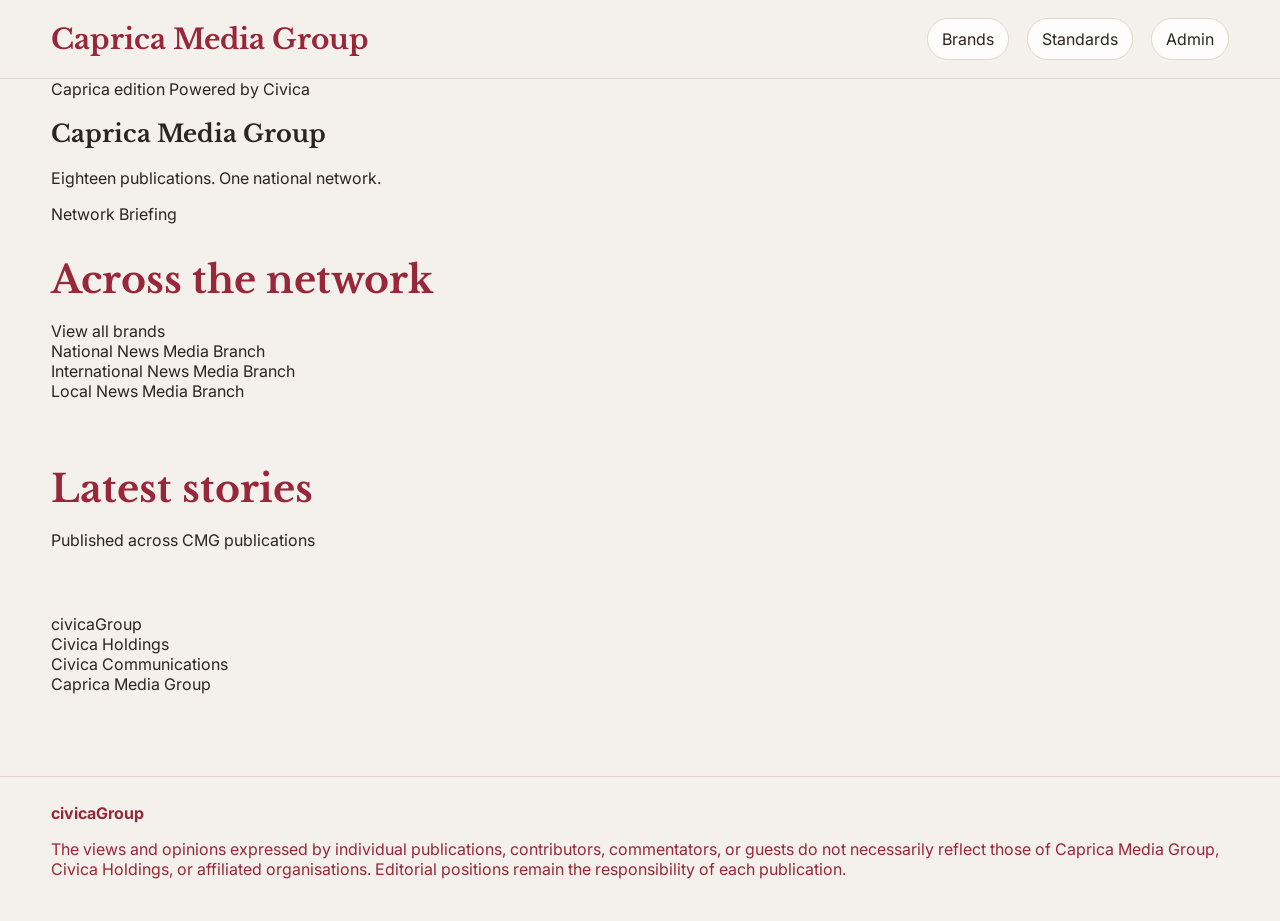
<file: public/index.html>
<!doctype html>
<html>
<head>
  <meta charset="utf-8">
  <meta name="viewport" content="width=device-width,initial-scale=1">
  <title>Caprica Media Group</title>
  <link rel="preconnect" href="https://fonts.googleapis.com">
  <link rel="preconnect" href="https://fonts.gstatic.com" crossorigin>
  <link href="https://fonts.googleapis.com/css2?family=Inter:wght@400;500;600;700;800;900&family=Libre+Baskerville:wght@400;700&display=swap" rel="stylesheet">
  <link rel="stylesheet" href="/style.css">
</head>
<body>
  <main>
    <section class="masthead wrap">
      <div class="datebar">
        <span id="todayline">Caprica edition</span>
        <span>Powered by Civica</span>
      </div>
      <h1>Caprica Media Group</h1>
      <p>Eighteen publications. One national network.</p>
    </section>

    <section class="wrap news-layout">
      <div class="lead-column">
        <div id="leadStory" class="lead-story"></div>
      </div>
      <aside class="briefs-panel">
        <div class="panel-head">Network Briefing</div>
        <div id="briefs"></div>
      </aside>
    </section>

    <section class="wrap section branch-section">
      <div class="section-title-row">
        <h2>Across the network</h2>
        <a href="/brands.html">View all brands</a>
      </div>
      <div class="branch-grid">
        <div class="branch-card">
          <span>National News Media Branch</span>
          <div id="nationalBrands" class="mini-brand-grid"></div>
        </div>
        <div class="branch-card">
          <span>International News Media Branch</span>
          <div id="internationalBrands" class="mini-brand-grid"></div>
        </div>
        <div class="branch-card">
          <span>Local News Media Branch</span>
          <div id="localBrands" class="mini-brand-grid"></div>
        </div>
      </div>
    </section>

    <section class="wrap section">
      <div class="section-title-row">
        <h2>Latest stories</h2>
        <span class="muted">Published across CMG publications</span>
      </div>
      <div id="latest" class="story-grid"></div>
    </section>

    <section class="wrap section corporate-strip">
      <div class="corp-box small">civicaGroup</div>
      <div class="corp-box">Civica Holdings</div>
      <div class="corp-box">Civica Communications</div>
      <div class="corp-box active">Caprica Media Group</div>
    </section>
  </main>
  <div id="foot"></div>
  <script src="/app.js"></script>
  <script>renderHome()</script>
</body>
</html>
</file>
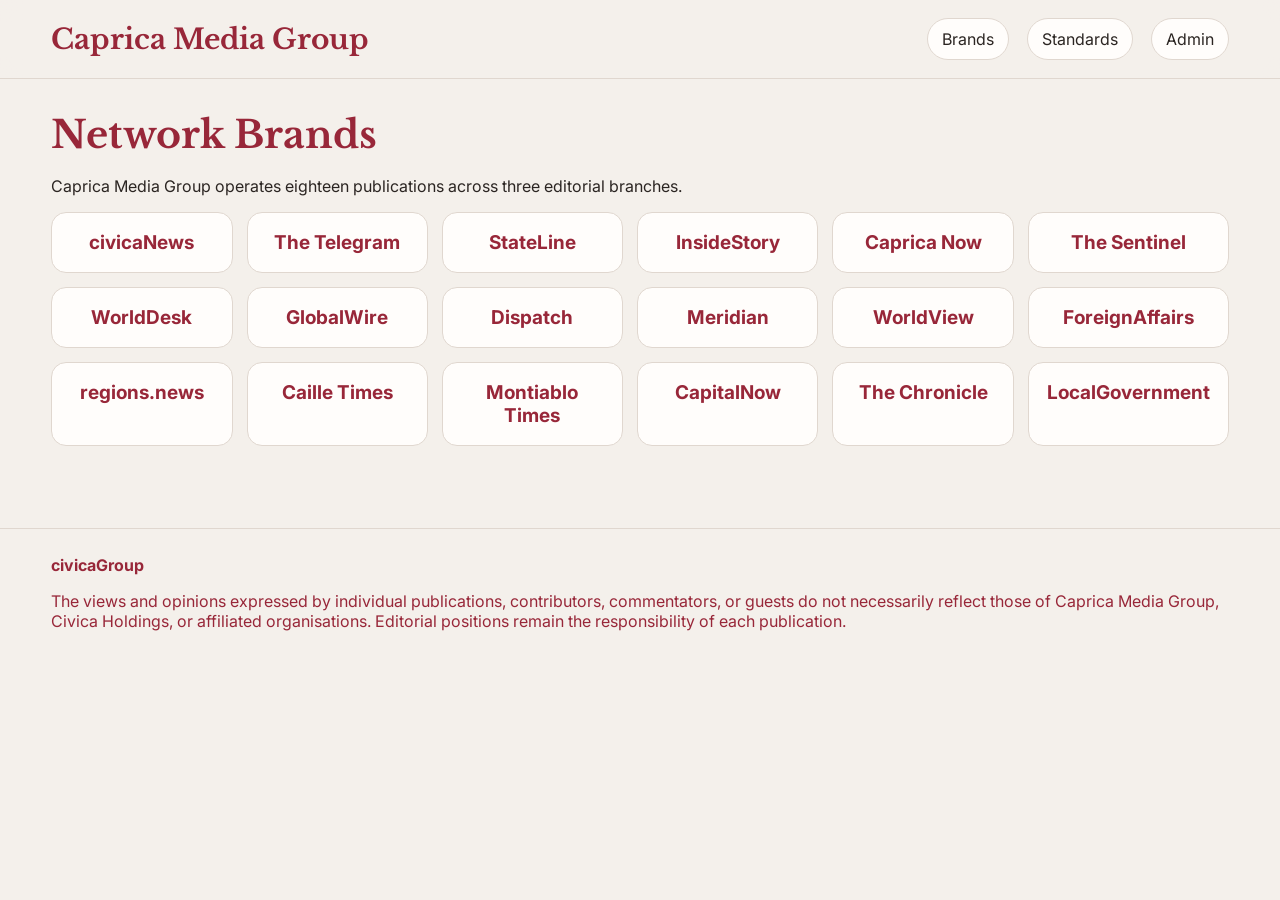
<file: brands.html>
<!doctype html><html><head><meta charset="utf-8"><meta name="viewport" content="width=device-width,initial-scale=1"><title>Brands</title><link href="https://fonts.googleapis.com/css2?family=Inter:wght@400;600;800&family=Libre+Baskerville:wght@400;700&display=swap" rel="stylesheet"><link rel="stylesheet" href="/style.css"></head><body><main class="wrap section"><h2>Network Brands</h2><p>Caprica Media Group operates eighteen publications across three editorial branches.</p><div id="brandgrid" class="brandgrid"></div></main><div id="foot"></div><script src="/app.js"></script><script>document.body.insertAdjacentHTML('afterbegin',nav());document.querySelector('#brandgrid').innerHTML=brands.map(b=>`<a class="brandpill" href="/brand.html?brand=${encodeURIComponent(b)}">${b}</a>`).join('');document.querySelector('#foot').innerHTML=foot()</script></body></html>
</file>
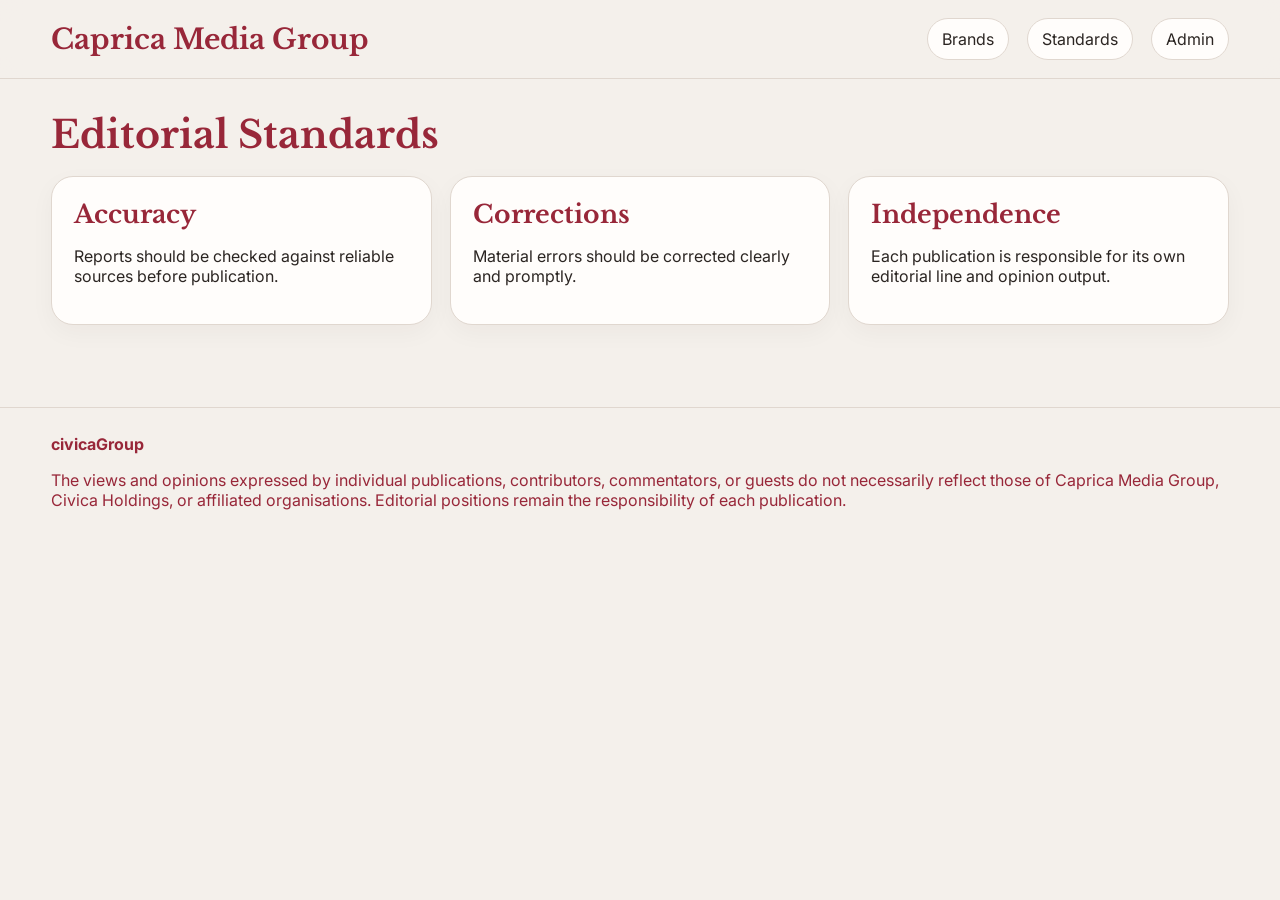
<file: standards.html>
<!doctype html><html><head><meta charset="utf-8"><meta name="viewport" content="width=device-width,initial-scale=1"><title>Editorial Standards</title><link href="https://fonts.googleapis.com/css2?family=Inter:wght@400;600;800&family=Libre+Baskerville:wght@400;700&display=swap" rel="stylesheet"><link rel="stylesheet" href="/style.css"></head><body><main class="wrap section"><h2>Editorial Standards</h2><div class="grid"><div class="card"><h3>Accuracy</h3><p>Reports should be checked against reliable sources before publication.</p></div><div class="card"><h3>Corrections</h3><p>Material errors should be corrected clearly and promptly.</p></div><div class="card"><h3>Independence</h3><p>Each publication is responsible for its own editorial line and opinion output.</p></div></div></main><div id="foot"></div><script src="/app.js"></script><script>document.body.insertAdjacentHTML('afterbegin',nav());document.querySelector('#foot').innerHTML=foot()</script></body></html>
</file>
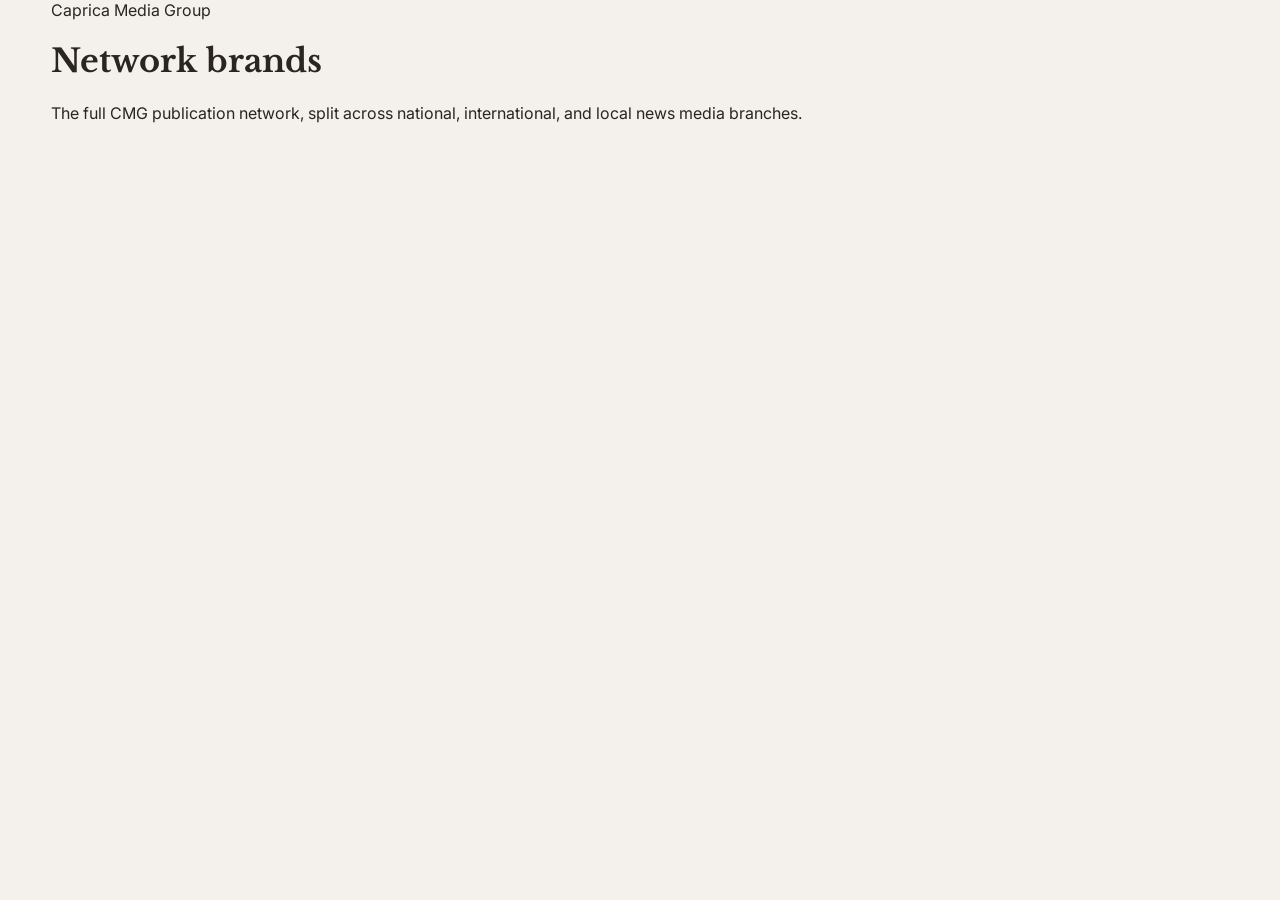
<file: public/brands.html>
<!doctype html>
<html>
<head>
  <meta charset="utf-8">
  <meta name="viewport" content="width=device-width,initial-scale=1">
  <title>Brands | Caprica Media Group</title>
  <link rel="preconnect" href="https://fonts.googleapis.com"><link rel="preconnect" href="https://fonts.gstatic.com" crossorigin>
  <link href="https://fonts.googleapis.com/css2?family=Inter:wght@400;500;600;700;800;900&family=Libre+Baskerville:wght@400;700&display=swap" rel="stylesheet">
  <link rel="stylesheet" href="/style.css">
</head>
<body>
  <main class="wrap page-pad">
    <div class="page-kicker">Caprica Media Group</div>
    <h1 class="page-title">Network brands</h1>
    <p class="page-dek">The full CMG publication network, split across national, international, and local news media branches.</p>
    <div id="allBrands" class="brand-directory"></div>
  </main>
  <div id="foot"></div>
  <script src="/app.js"></script>
  <script>renderBrandsPage()</script>
</body>
</html>
</file>
<file: style.css>
:root{--bg:#f4f0eb;--card:#fffdfb;--ink:#2b2522;--muted:#756a64;--red:#982739;--line:#e0d7cf;--soft:#faf7f4}*{box-sizing:border-box}body{margin:0;background:var(--bg);color:var(--ink);font-family:Inter,Arial,sans-serif}h1,h2,h3,.brand{font-family:'Libre Baskerville',Georgia,serif}a{color:inherit;text-decoration:none}.wrap{width:min(1180px,92vw);margin:auto}.top{position:sticky;top:0;z-index:5;background:rgba(244,240,235,.94);backdrop-filter:blur(12px);border-bottom:1px solid var(--line)}.nav{display:flex;align-items:center;justify-content:space-between;padding:18px 0}.brand{font-size:28px;color:var(--red);font-weight:700}.navlinks{display:flex;gap:18px;align-items:center}.navlinks a,.btn{border:1px solid var(--line);background:var(--card);padding:10px 14px;border-radius:999px}.hero{padding:72px 0 38px}.hero .kicker{color:var(--red);font-weight:800;letter-spacing:.12em;text-transform:uppercase}.hero h1{font-size:clamp(42px,7vw,88px);line-height:.95;margin:16px 0;color:var(--red)}.hero p{font-size:20px;max-width:760px;color:var(--muted);line-height:1.55}.grid{display:grid;grid-template-columns:repeat(3,1fr);gap:18px}.card{background:var(--card);border:1px solid var(--line);border-radius:22px;padding:22px;box-shadow:0 8px 24px rgba(40,30,20,.04)}.card h3{color:var(--red);font-size:25px;margin:0 0 14px}.brandgrid{display:grid;grid-template-columns:repeat(6,1fr);gap:14px}.brandpill{background:var(--card);border:1px solid var(--line);border-radius:15px;padding:18px;text-align:center;font-size:19px;color:var(--red);font-weight:700}.section{padding:32px 0}.section h2{color:var(--red);font-size:38px;margin:0 0 18px}.posts{display:grid;grid-template-columns:2fr 1fr;gap:18px}.lead{min-height:300px;display:flex;flex-direction:column;justify-content:end}.tag{display:inline-block;color:var(--red);font-weight:800;font-size:13px;text-transform:uppercase;letter-spacing:.08em}.meta{color:var(--muted);font-size:14px}.footer{margin-top:50px;border-top:1px solid var(--line);padding:26px 0;color:var(--red)}input,select,textarea{width:100%;border:1px solid var(--line);border-radius:14px;padding:13px;background:white;font:inherit}textarea{min-height:240px}.form{display:grid;gap:14px}.btn{cursor:pointer;color:var(--red);font-weight:800}.btn.primary{background:var(--red);color:white;border-color:var(--red)}.adminbar{display:flex;justify-content:space-between;gap:12px;align-items:center}.hidden{display:none}.article{max-width:850px}.article h1{font-size:54px;color:var(--red)}.article .body{white-space:pre-wrap;font-size:19px;line-height:1.75}@media(max-width:900px){.grid,.posts{grid-template-columns:1fr}.brandgrid{grid-template-columns:repeat(2,1fr)}.nav{display:block}.navlinks{margin-top:12px;flex-wrap:wrap}.hero{padding-top:38px}}
</file>
